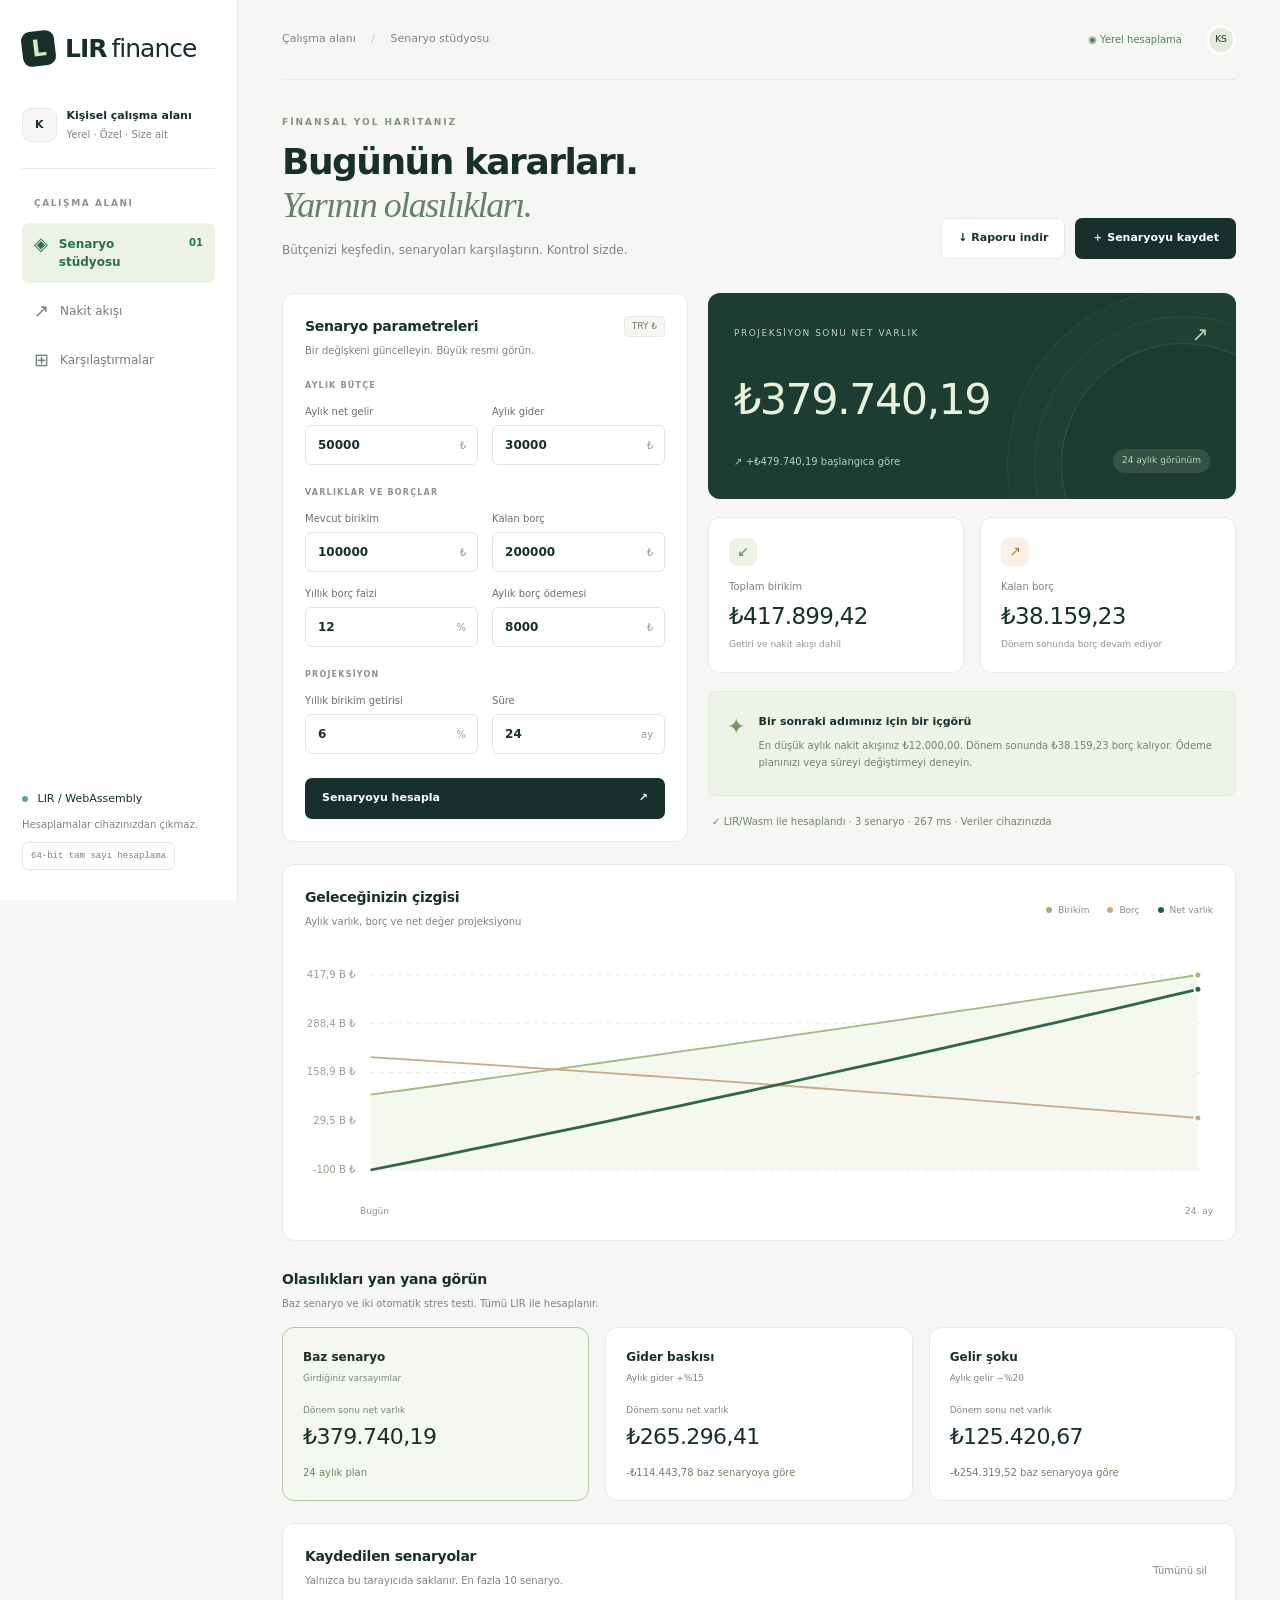
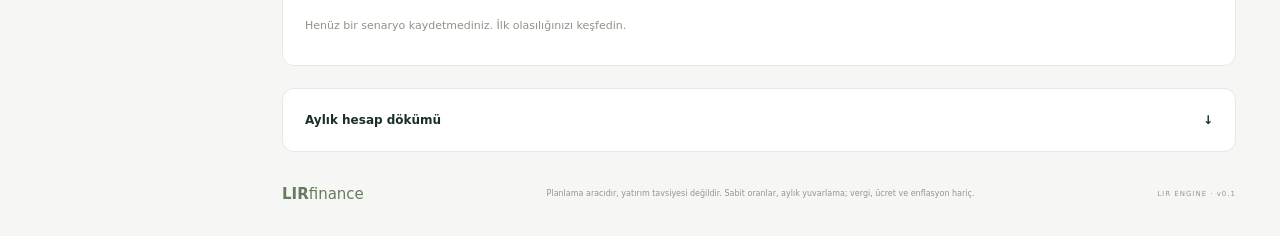
<file: apps/finance/web/index.html>
<!doctype html>
<html lang="tr">
<head>
<meta charset="utf-8"><meta name="viewport" content="width=device-width, initial-scale=1">
<meta name="theme-color" content="#101a1a">
<title>LIR Finance — Senaryo Stüdyosu</title>
<link rel="stylesheet" href="./style.css">
</head>
<body>
<aside class="sidebar">
<a class="brand" href="#"><span class="brand-icon">L</span> LIR<span class="brand-light">finance</span></a>
<div class="workspace"><span class="workspace-icon">K</span><div>Kişisel çalışma alanı<small>Yerel · Özel · Size ait</small></div></div>
<div class="nav-label">ÇALIŞMA ALANI</div>
<a class="nav-item active" href="#overview"><span>◈</span> Senaryo stüdyosu <i>01</i></a>
<a class="nav-item" href="#projection"><span>↗</span> Nakit akışı</a>
<a class="nav-item" href="#comparison"><span>⊞</span> Karşılaştırmalar</a>
<div class="sidebar-bottom"><span class="live-dot"></span> LIR / WebAssembly<small>Hesaplamalar cihazınızdan çıkmaz.</small><div class="engine-badge">64-bit tam sayı hesaplama</div></div>
</aside>
<main id="overview">
<header><div class="breadcrumb">Çalışma alanı <span>/</span> Senaryo stüdyosu</div><div class="header-right"><span class="privacy">◉ Yerel hesaplama</span><span class="avatar">KS</span></div></header>
<section class="heading"><div><div class="eyebrow">FİNANSAL YOL HARİTANIZ</div><h1>Bugünün kararları.<br><em>Yarının olasılıkları.</em></h1><p>Bütçenizi keşfedin, senaryoları karşılaştırın. Kontrol sizde.</p></div><div class="heading-actions"><button id="export" class="button secondary" disabled>↓ Raporu indir</button><button id="save" class="button dark" disabled>＋ Senaryoyu kaydet</button></div></section>
<div class="top-grid">
<section class="card parameters"><div class="card-title"><h2>Senaryo parametreleri</h2><span class="tag">TRY ₺</span></div><p class="muted">Bir değişkeni güncelleyin. Büyük resmi görün.</p>
<form id="form">
<div class="section-label">AYLIK BÜTÇE</div>
<div class="input-grid"><label>Aylık net gelir <span>₺</span><input id="income" type="number" value="50000" min="0" max="1000000" step="0.01" required></label><label>Aylık gider <span>₺</span><input id="expense" type="number" value="30000" min="0" max="1000000" step="0.01" required></label></div>
<div class="section-label">VARLIKLAR VE BORÇLAR</div>
<div class="input-grid"><label>Mevcut birikim <span>₺</span><input id="savings" type="number" value="100000" min="0" max="1000000" step="0.01" required></label><label>Kalan borç <span>₺</span><input id="debt" type="number" value="200000" min="0" max="1000000" step="0.01" required></label><label>Yıllık borç faizi <span>%</span><input id="apr" type="number" value="12" min="0" max="36" step="0.01" required></label><label>Aylık borç ödemesi <span>₺</span><input id="payment" type="number" value="8000" min="0" max="1000000" step="0.01" required></label></div>
<div class="section-label">PROJEKSİYON</div>
<div class="input-grid"><label>Yıllık birikim getirisi <span>%</span><input id="growth" type="number" value="6" min="0" max="20" step="0.01" required></label><label>Süre <span>ay</span><input id="months" type="number" value="24" min="1" max="360" step="1" required></label></div>
<button id="calculate" class="button dark calculate" type="submit">Senaryoyu hesapla <span>↗</span></button>
</form></section>
<div class="results"><section class="hero-card"><div class="hero-top"><span>PROJEKSİYON SONU NET VARLIK</span><span class="hero-icon">↗</span></div><div id="net" class="hero-number">—</div><div class="hero-footer"><span id="net-change">Hesaplama bekleniyor</span><span id="period" class="hero-pill">24 aylık görünüm</span></div><div class="hero-decoration"></div></section>
<div class="metric-grid"><section class="card metric"><span class="metric-icon green">↙</span><span>Toplam birikim</span><strong id="assets">—</strong><small>Getiri ve nakit akışı dahil</small></section><section class="card metric"><span class="metric-icon orange">↗</span><span>Kalan borç</span><strong id="remaining-debt">—</strong><small id="debt-free">Ödeme takvimi</small></section></div>
<section class="insight"><div class="insight-icon">✦</div><div><strong>Bir sonraki adımınız için bir içgörü</strong><p id="insight">LIR hesaplama motoru hazırlanıyor…</p></div></section>
<div id="status" class="status" role="status" aria-live="polite">Hesaplama motoru yükleniyor…</div></div></div>
<section id="projection" class="card projection"><div class="card-title"><div><h2>Geleceğinizin çizgisi</h2><p class="muted">Aylık varlık, borç ve net değer projeksiyonu</p></div><div class="legend"><span class="legend-assets">Birikim</span><span class="legend-debt">Borç</span><span class="legend-net">Net varlık</span></div></div><div id="chart" class="chart" role="img" aria-label="Aylık finans projeksiyonu"></div><div class="chart-footer"><span>Bugün</span><span id="chart-end">24. ay</span></div></section>
<section id="comparison" class="comparison-section"><div class="section-heading"><div><h2>Olasılıkları yan yana görün</h2><p class="muted">Baz senaryo ve iki otomatik stres testi. Tümü LIR ile hesaplanır.</p></div></div><div class="scenario-grid" id="scenarios"></div></section>
<section class="card saved"><div class="card-title"><div><h2>Kaydedilen senaryolar</h2><p class="muted">Yalnızca bu tarayıcıda saklanır. En fazla 10 senaryo.</p></div><button id="clear" class="text-button">Tümünü sil</button></div><div id="saved-list"></div></section>
<details class="card ledger"><summary>Aylık hesap dökümü <span>↓</span></summary><div class="table-wrap"><table><thead><tr><th>Ay</th><th>Birikim</th><th>Borç</th><th>Net varlık</th><th>Net nakit akışı</th></tr></thead><tbody id="ledger"></tbody></table></div></details>
<footer><span class="footer-brand">LIR<span>finance</span></span><p>Planlama aracıdır, yatırım tavsiyesi değildir. Sabit oranlar, aylık yuvarlama; vergi, ücret ve enflasyon hariç.</p><span>LIR ENGINE · v0.1</span></footer>
</main>
<script type="module" src="./app.mjs"></script>
</body></html>
</file>
<file: apps/finance/web/style.css>
:root{--ink:#182f2b;--muted:#7a8580;--paper:#f6f7f4;--line:#e6eae4;--green:#296f54;--lime:#d3e9b7}*{box-sizing:border-box}html{scroll-behavior:smooth}body{margin:0;background:var(--paper);color:var(--ink);font:14px/1.5 Inter,ui-sans-serif,system-ui,-apple-system,sans-serif}button,input{font:inherit}button,a,input{outline-offset:4px}button{cursor:pointer}button:disabled{cursor:wait;opacity:.5}a{color:inherit;text-decoration:none}.sidebar{width:238px;position:fixed;inset:0 auto 0 0;border-right:1px solid var(--line);background:#fff;padding:30px 22px;display:flex;flex-direction:column}.brand{font-size:25px;font-weight:750;display:flex;align-items:center;letter-spacing:-1px;gap:5px}.brand-light{font-weight:400}.brand-icon{display:inline-grid;place-items:center;width:33px;height:35px;background:var(--ink);border-radius:9px;color:#d6eac3;font-size:23px;margin-right:5px;transform:rotate(-7deg)}.workspace{display:flex;gap:10px;align-items:center;padding:20px 0 26px;margin-top:20px;font-size:11px;font-weight:600;border-bottom:1px solid var(--line)}small{display:block;font-weight:400}.workspace small{font-size:10px;color:var(--muted);margin-top:3px}.workspace-icon{border:1px solid var(--line);background:var(--paper);padding:8px 12px;border-radius:9px}.nav-label,.section-label{font-size:9px;font-weight:700;letter-spacing:1.6px;color:#8a948c}.nav-label{margin:28px 12px 12px}.nav-item{padding:12px;border-radius:7px;display:flex;gap:11px;margin-bottom:7px;font-size:12px;color:#747f78}.nav-item.active{background:#ecf3e6;color:var(--green);font-weight:600}.nav-item span{font-size:18px;line-height:1}.nav-item i{margin-left:auto;font-size:10px;font-style:normal}.sidebar-bottom{margin-top:auto;font-size:11px}.live-dot{display:inline-block;background:#69a67c;width:6px;height:6px;border-radius:50%;margin-right:6px}.sidebar-bottom small{color:var(--muted);font-size:10px;margin:10px 0}.engine-badge{font:9px monospace;color:#778679;border:1px solid var(--line);padding:8px;border-radius:6px;width:fit-content}main{margin-left:238px;padding:0 44px;max-width:1600px}header{height:80px;display:flex;align-items:center;justify-content:space-between;border-bottom:1px solid var(--line);font-size:11px}.breadcrumb{color:var(--muted)}.breadcrumb span{padding:0 12px;color:#bfc6be}.header-right{display:flex;align-items:center;gap:24px}.privacy{font-size:10px;color:#5c7865}.avatar{display:grid;place-items:center;width:30px;height:30px;background:#e5e9de;border:3px solid white;border-radius:50%;font-size:9px}.heading{display:flex;align-items:flex-end;justify-content:space-between;padding:36px 0 28px;gap:20px}.eyebrow{font-size:9px;letter-spacing:2px;color:#829279;font-weight:650}h1{font-size:36px;line-height:1.2;letter-spacing:-1.5px;font-weight:550;margin:10px 0 14px}h1 em{font-family:Georgia,serif;font-weight:400;color:#65806b}p{margin:6px 0}.heading p{color:var(--muted);font-size:12px}.heading-actions{display:flex;gap:10px;padding-bottom:6px}.button{border:1px solid transparent;border-radius:7px;padding:11px 16px;font-size:11px;font-weight:600;white-space:nowrap}.dark{background:var(--ink);color:white}.secondary{background:white;border-color:var(--line);color:var(--ink)}.top-grid{display:grid;grid-template-columns:1fr 1.3fr;gap:20px}.card{background:white;border:1px solid var(--line);border-radius:12px;padding:22px}.card-title{display:flex;align-items:center;justify-content:space-between;gap:12px}h2{font-size:14px;font-weight:650;letter-spacing:-.25px;margin:0}.tag{font-size:9px;background:var(--paper);border:1px solid var(--line);border-radius:4px;padding:3px 7px;color:#718071}.muted{color:var(--muted);font-size:10px;margin-top:6px}.section-label{font-size:8px;letter-spacing:1.2px;margin:22px 0 12px}.input-grid{display:grid;grid-template-columns:1fr 1fr;gap:14px}label{font-size:10px;font-weight:500;color:#66736a;position:relative}label span{position:absolute;right:12px;bottom:12px;font-size:10px;color:#93a092}input{display:block;width:100%;border:1px solid #e1e6df;border-radius:6px;background:#fff;padding:10px 27px 10px 12px;margin-top:6px;color:var(--ink);font-size:12px;font-weight:600;appearance:textfield}input::-webkit-inner-spin-button{appearance:none}input:focus{border-color:#789d6b;outline:2px solid #cde3c2}.calculate{width:100%;display:flex;justify-content:space-between;margin-top:24px}.results{display:flex;flex-direction:column;gap:18px}.hero-card{border-radius:12px;background:#1d3d33;color:#e7f1dc;padding:26px;position:relative;overflow:hidden;min-height:200px}.hero-top{display:flex;justify-content:space-between;align-items:center;font-size:9px;letter-spacing:1.5px;color:#bfd1bd;position:relative;z-index:1}.hero-icon{font-size:20px}.hero-number{font-size:43px;font-weight:450;letter-spacing:-1.6px;margin:18px 0;position:relative;z-index:1;font-variant-numeric:tabular-nums}.hero-footer{display:flex;align-items:center;justify-content:space-between;font-size:10px;color:#b6d0b9;gap:10px;position:relative;z-index:1}.hero-pill{padding:5px 9px;background:#345346;border-radius:15px;font-size:9px;white-space:nowrap}.hero-decoration{position:absolute;width:245px;height:245px;border:1px solid #486a50;border-radius:50%;right:-70px;top:50px;box-shadow:0 0 0 26px #264637,0 0 0 27px #3b5940,0 0 0 53px #224233,0 0 0 54px #36563b;opacity:.55}.metric-grid{display:grid;grid-template-columns:1fr 1fr;gap:16px}.metric{padding:20px;display:flex;align-items:flex-start;flex-direction:column}.metric-icon{width:28px;height:28px;display:grid;place-items:center;border-radius:7px;margin-bottom:13px}.green{background:#edf4e7;color:#648157}.orange{background:#fcf0e5;color:#a1784a}.metric>span:not(.metric-icon){font-size:10px;color:var(--muted)}.metric strong{font-size:23px;font-weight:500;letter-spacing:-.7px;margin:5px 0}.metric small{font-size:9px;color:#8c978d}.insight{background:#eef3e7;border:1px solid #dfe8d5;border-radius:9px;padding:18px;display:flex;gap:13px}.insight-icon{font-size:22px;color:#789760}.insight strong{font-size:11px;font-weight:600}.insight p{font-size:10px;line-height:1.7;color:#72816b}.status{font-size:10px;color:#71836e;padding-left:4px}.status.error{color:#b24232}.projection{margin-top:22px}.legend{display:flex;gap:18px;font-size:9px;color:#84907f}.legend span:before{content:'';display:inline-block;width:6px;height:6px;border-radius:50%;margin-right:6px;background:#95b47c}.legend .legend-debt:before{background:#ceaa81}.legend .legend-net:before{background:#2b5b46}.chart{height:245px;margin-top:20px;width:100%}.chart svg{width:100%;height:100%;overflow:visible}.chart-footer{display:flex;justify-content:space-between;font-size:9px;color:#8d968a;padding:5px 0 0 55px}.section-heading{margin:28px 0 16px}.scenario-grid{display:grid;grid-template-columns:repeat(3,1fr);gap:16px}.scenario{padding:20px}.scenario h3{font-size:12px;font-weight:600;margin:0}.scenario .scenario-sub{font-size:9px;color:var(--muted);margin:6px 0 18px}.scenario strong{display:block;font-size:22px;font-weight:500;letter-spacing:-.6px}.scenario .scenario-label{color:var(--muted);font-size:9px;margin-bottom:3px}.scenario .delta{font-size:10px;margin-top:12px;color:#6c8662}.scenario.base{border-color:#b4c7a2;background:#f5f8f0}.saved,.ledger{margin-top:22px}.text-button{font-size:10px;color:#7b8b72;border:0;background:none}.empty{color:#8c9586;font-size:11px;padding:18px 0 2px}.saved-row{display:flex;justify-content:space-between;align-items:center;gap:16px;padding:13px 0;border-top:1px solid var(--line);margin-top:12px;font-size:11px}.saved-row button{font-size:10px;padding:6px 10px;background:var(--paper);border:1px solid var(--line);border-radius:5px;margin-left:6px}.saved-row small{color:var(--muted);font-size:10px}summary{cursor:pointer;font-size:12px;font-weight:600;display:flex;justify-content:space-between}table{border-collapse:collapse;width:100%;font-size:10px;text-align:right}th{font-size:9px;color:var(--muted);font-weight:500}td,th{padding:11px 6px;border-bottom:1px solid var(--line);font-variant-numeric:tabular-nums}td:first-child,th:first-child{text-align:left}.table-wrap{max-height:360px;overflow:auto;margin-top:16px}footer{display:flex;align-items:center;justify-content:space-between;gap:20px;padding:30px 0;font-size:8px;color:#8e9988}.footer-brand{font-size:15px;color:#667b5e;font-weight:700;white-space:nowrap}.footer-brand span{font-weight:400}footer p{max-width:430px}footer>span:last-child{font-size:7px;white-space:nowrap;letter-spacing:1px}@media(min-width:1600px){main{margin-right:auto}}@media(max-width:1150px){.sidebar{width:195px;padding:25px 15px}.brand{font-size:23px}main{margin-left:195px;padding:0 25px}.heading-actions{flex-direction:column}h1{font-size:31px}.hero-number{font-size:36px}.metric strong{font-size:20px}.hero-footer{align-items:flex-start;flex-direction:column}.top-grid{grid-template-columns:1fr 1.1fr}}@media(max-width:850px){.sidebar{display:none}main{margin-left:0;padding:0 22px}.top-grid{grid-template-columns:1fr 1fr}.hero-number{font-size:30px}.metric-grid{gap:10px}.metric{padding:15px}.metric strong{font-size:18px}.card{padding:18px}}@media(max-width:650px){header{height:60px}.privacy{display:none}.heading{padding-top:25px;align-items:flex-start;flex-direction:column}.heading-actions{flex-direction:row;width:100%}.heading-actions button{flex:1}.top-grid{grid-template-columns:1fr}.hero-footer{flex-direction:row}.hero-number{font-size:40px}.scenario-grid{grid-template-columns:1fr}.scenario{display:grid;grid-template-columns:1fr 1fr;gap:5px}.scenario strong,.scenario .delta{grid-column:2}.scenario .scenario-sub{margin:0}.scenario .scenario-label{margin-top:10px}.legend{gap:8px;font-size:8px}.projection .card-title{align-items:flex-start;flex-direction:column}.chart{height:220px}.metric strong{font-size:25px}footer{flex-wrap:wrap}.header-right{gap:10px}h1{font-size:34px}.saved-row{flex-wrap:wrap}.hero-card{min-height:195px}}
</file>
